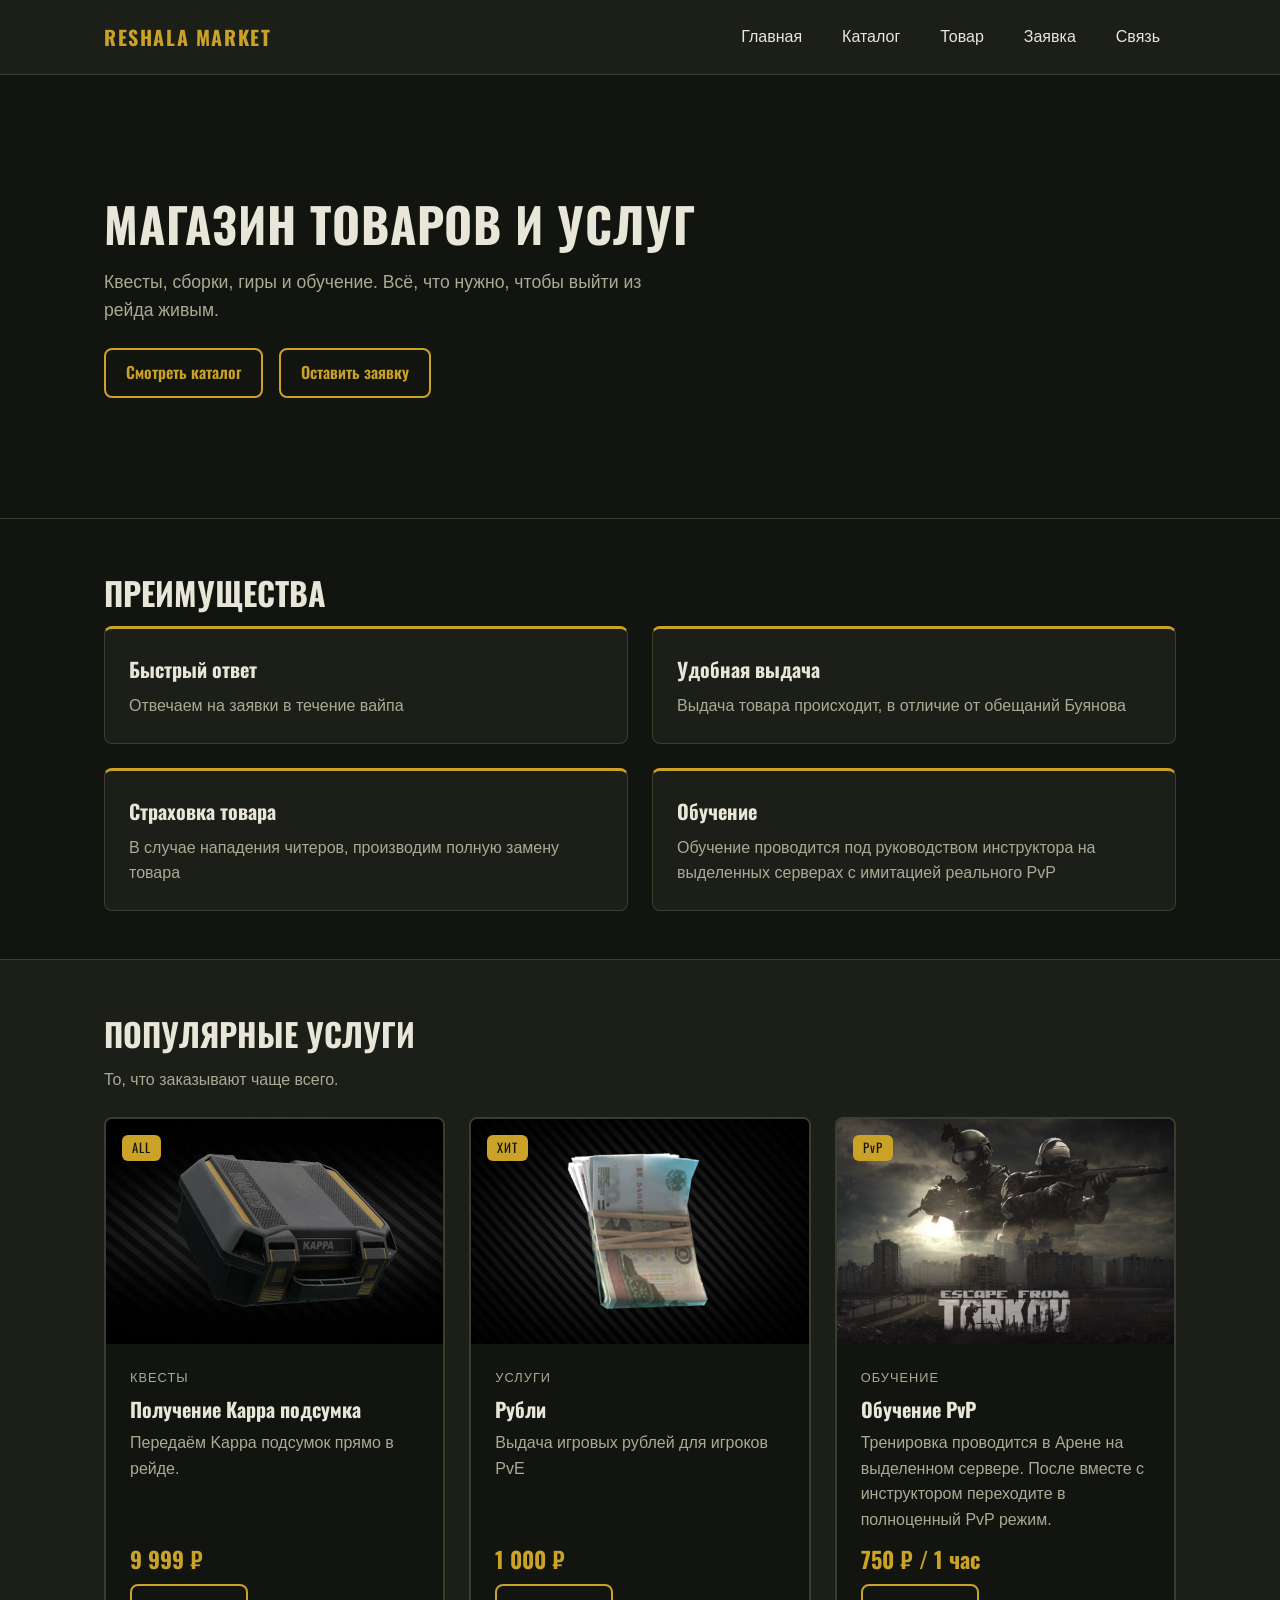
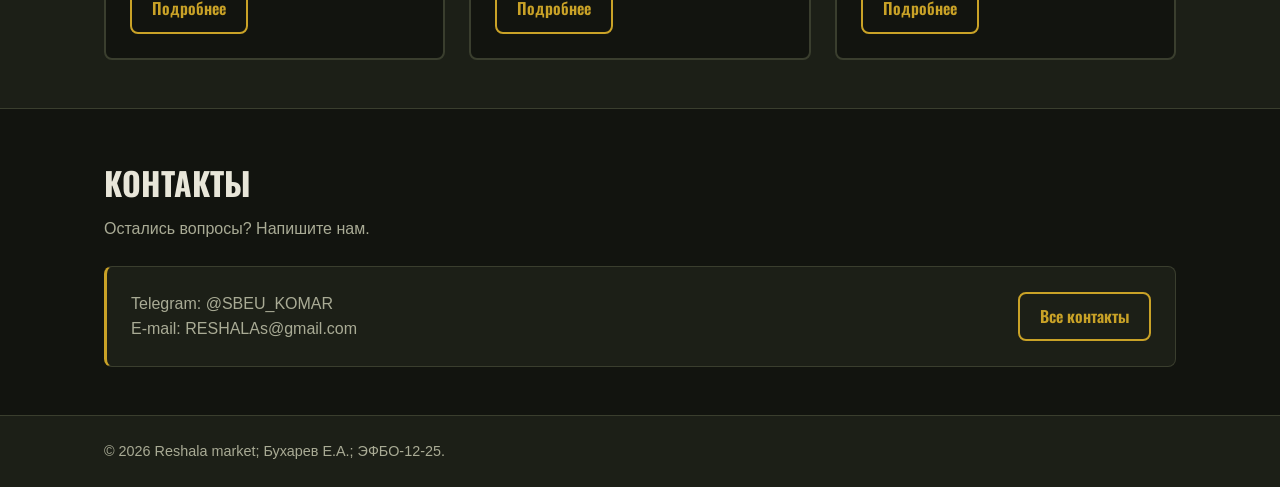
<file: index.html>
<!doctype html>
<html lang="ru">
  <head>
    <meta charset="UTF-8" />
    <meta name="viewport" content="width=device-width, initial-scale=1.0" />
    <title>Reshala market</title>
    <meta
      name="description"
      content="Магазин услуг для игроков Escape from Tarkov"
    />
    <!--показываем где брать стиль css и добавляем шрифты-->
    <link rel="preconnect" href="https://fonts.googleapis.com" />
    <link rel="preconnect" href="https://fonts.gstatic.com" crossorigin />
    <link
      href="https://fonts.googleapis.com/css2?family=Oswald:wght@500;700&display=swap"
      rel="stylesheet"
    />
    <!--подключаем шрифт Oswald размр: 500*700-->
    <link rel="stylesheet" href="css/style.css" />
    <link rel="icon" href="images/favicon.svg" type="image/svg+xml" />
  </head>
  <body>
    <!--создаём шапку сайта-->
    <header class="site-header">
      <div class="site-header__inner">
        <a class="site-header__logo" href="index.html">Reshala market</a>
        <nav class="site-nav" aria-label="Основное меню">
          <!--лист пунктов меню-->
          <ul class="site-nav__list">
            <li class="site-nav__item">
              <a class="site-nav__link" href="index.html">Главная</a>
            </li>
            <li class="site-nav__item">
              <a class="site-nav__link" href="catalog.html">Каталог</a>
            </li>
            <li class="site-nav__item">
              <a class="site-nav__link" href="product.html">Товар</a>
            </li>
            <li class="site-nav__item">
              <a class="site-nav__link" href="order.html">Заявка</a>
            </li>
            <li class="site-nav__item">
              <a class="site-nav__link" href="contacts.html">Связь</a>
            </li>
          </ul>
        </nav>
      </div>
    </header>

    <main>
      <section class="hero">
        <!--autoplay-начинает воспроизведение сразу; loop-повторяет по кругу; playsinline-на телефонах играет прямо на странице,
        а не открывать плеер на весь экран.-->
        <video
          class="hero__video"
          autoplay
          muted
          loop
          playsinline
          aria-hidden="true"
        >
          <source src="video/hero_back.mp4" type="video/mp4" />
        </video>
        <!--содержимое hero -------------------------------------------------------------------- -->
        <div class="page-container hero__content">
          <h1 class="hero__title">Магазин товаров и услуг</h1>
          <p class="hero__text">
            Квесты, сборки, гиры и обучение. Всё, что нужно, чтобы выйти из
            рейда живым.
          </p>
          <div class="hero__actions">
            <a class="button button--secondary" href="catalog.html"
              >Смотреть каталог</a
            >
            <a class="button button--secondary" href="order.html"
              >Оставить заявку</a
            >
          </div>
        </div>
      </section>
      <!--раздел приемуществ -------------------------------------------------------------- -->
      <section class="section" id="advantages">
        <div class="page-container">
          <h2 class="section__title">Преимущества</h2>
          <ul class="advantages">
            <li class="advantage">
              <h3 class="advantage__title">Быстрый ответ</h3>
              <p class="advantage__text">Отвечаем на заявки в течение вайпа</p>
            </li>
            <li class="advantage">
              <h3 class="advantage__title">Удобная выдача</h3>
              <p class="advantage__text">
                Выдача товара происходит, в отличие от обещаний Буянова
              </p>
            </li>
            <li class="advantage">
              <h3 class="advantage__title">Страховка товара</h3>
              <p class="advantage__text">
                В случае нападения читеров, производим полную замену товара
              </p>
            </li>
            <li class="advantage">
              <h3 class="advantage__title">Обучение</h3>
              <p class="advantage__text">
                Обучение проводится под руководством инструктора на выделенных серверах с имитацией реального PvP
              </p>
            </li>
          </ul>
        </div>
      </section>
      <!--раздел популярных услуг ------------------------------------------------------------------------------- -->
      <section class="section section--alt" id="popular">
        <div class="page-container">
          <h2 class="section__title">Популярные услуги</h2>
          <p class="section__lead">То, что заказывают чаще всего.</p>
          <ul class="product-grid">
            <li class="product-grid__item">
              <article class="product-card">
                <span class="product-card__badge">ALL</span>
                <img
                  class="product-card__image"
                  src="images/kappa.jpg"
                  alt="Каппа подсумок"
                  width="640"
                  height="360"
                  loading="lazy"
                />
                <div class="product-card__body">
                  <p class="product-card__category">Квесты</p>
                  <h3 class="product-card__title">Получение Kappa подсумка</h3>
                  <p class="product-card__description">
                    Передаём Kappa подсумок прямо в рейде.
                  </p>
                  <p class="product-card__price">9 999 ₽</p>
                  <a
                    class="button button--secondary product-card__button"
                    href="product.html#kappa"
                    >Подробнее</a
                  >
                </div>
              </article>
            </li>
            <li class="product-grid__item">
              <article class="product-card">
                <span class="product-card__badge">ХИТ</span>
                <img
                  class="product-card__image"
                  src="images/rub.png"
                  alt="Покупка игровых рублей"
                  width="640"
                  height="360"
                  loading="lazy"
                />
                <div class="product-card__body">
                  <p class="product-card__category">Услуги</p>
                  <h3 class="product-card__title">Рубли</h3>
                  <p class="product-card__description">
                    Выдача игровых рублей для игроков PvE
                  </p>
                  <p class="product-card__price">1 000 ₽</p>
                  <a
                    class="button button--secondary product-card__button"
                    href="product.html#rubles"
                    >Подробнее</a
                  >
                </div>
              </article>
            </li>
            <li class="product-grid__item">
              <article class="product-card">
                <span class="product-card__badge">PvP</span>
                <img
                  class="product-card__image"
                  src="images/pvp.jpg"
                  alt="Обучение PvP"
                  width="640"
                  height="360"
                  loading="lazy"
                />
                <div class="product-card__body">
                  <p class="product-card__category">Обучение</p>
                  <h3 class="product-card__title">Обучение PvP</h3>
                  <p class="product-card__description">
                    Тренировка проводится в Арене на выделенном сервере. После вместе с инструктором переходите в полноценный PvP режим.
                  </p>
                  <p class="product-card__price">750 ₽ / 1 час</p>
                  <a
                    class="button button--secondary product-card__button"
                    href="product.html#pvp"
                    >Подробнее</a
                  >
                </div>
              </article>
            </li>
          </ul>
        </div>
      </section>
      <!--блок контактов --------------------------------------------------------------------------------------- -->
      <section class="section" id="contacts">
        <div class="page-container">
          <h2 class="section__title">Контакты</h2>
          <p class="section__lead">Остались вопросы? Напишите нам.</p>
          <aside class="contact-box">
            <div class="contact-box__info">
              <p class="contact-box__text">Telegram: @SBEU_KOMAR</p>
              <p class="contact-box__text">E-mail: RESHALAs@gmail.com</p>
            </div>
            <a class="button button--secondary" href="contacts.html"
              >Все контакты</a
            >
          </aside>
        </div>
      </section>
    </main>

    <footer class="site-footer">
      <!--подвал ------------------------------------------------------------------------------ -->
      <div class="site-footer__inner">
        <p class="site-footer__text">
          © 2026 Reshala market; Бухарев Е.А.; ЭФБО-12-25.
        </p>
      </div>
    </footer>
  </body>
</html>
</file>
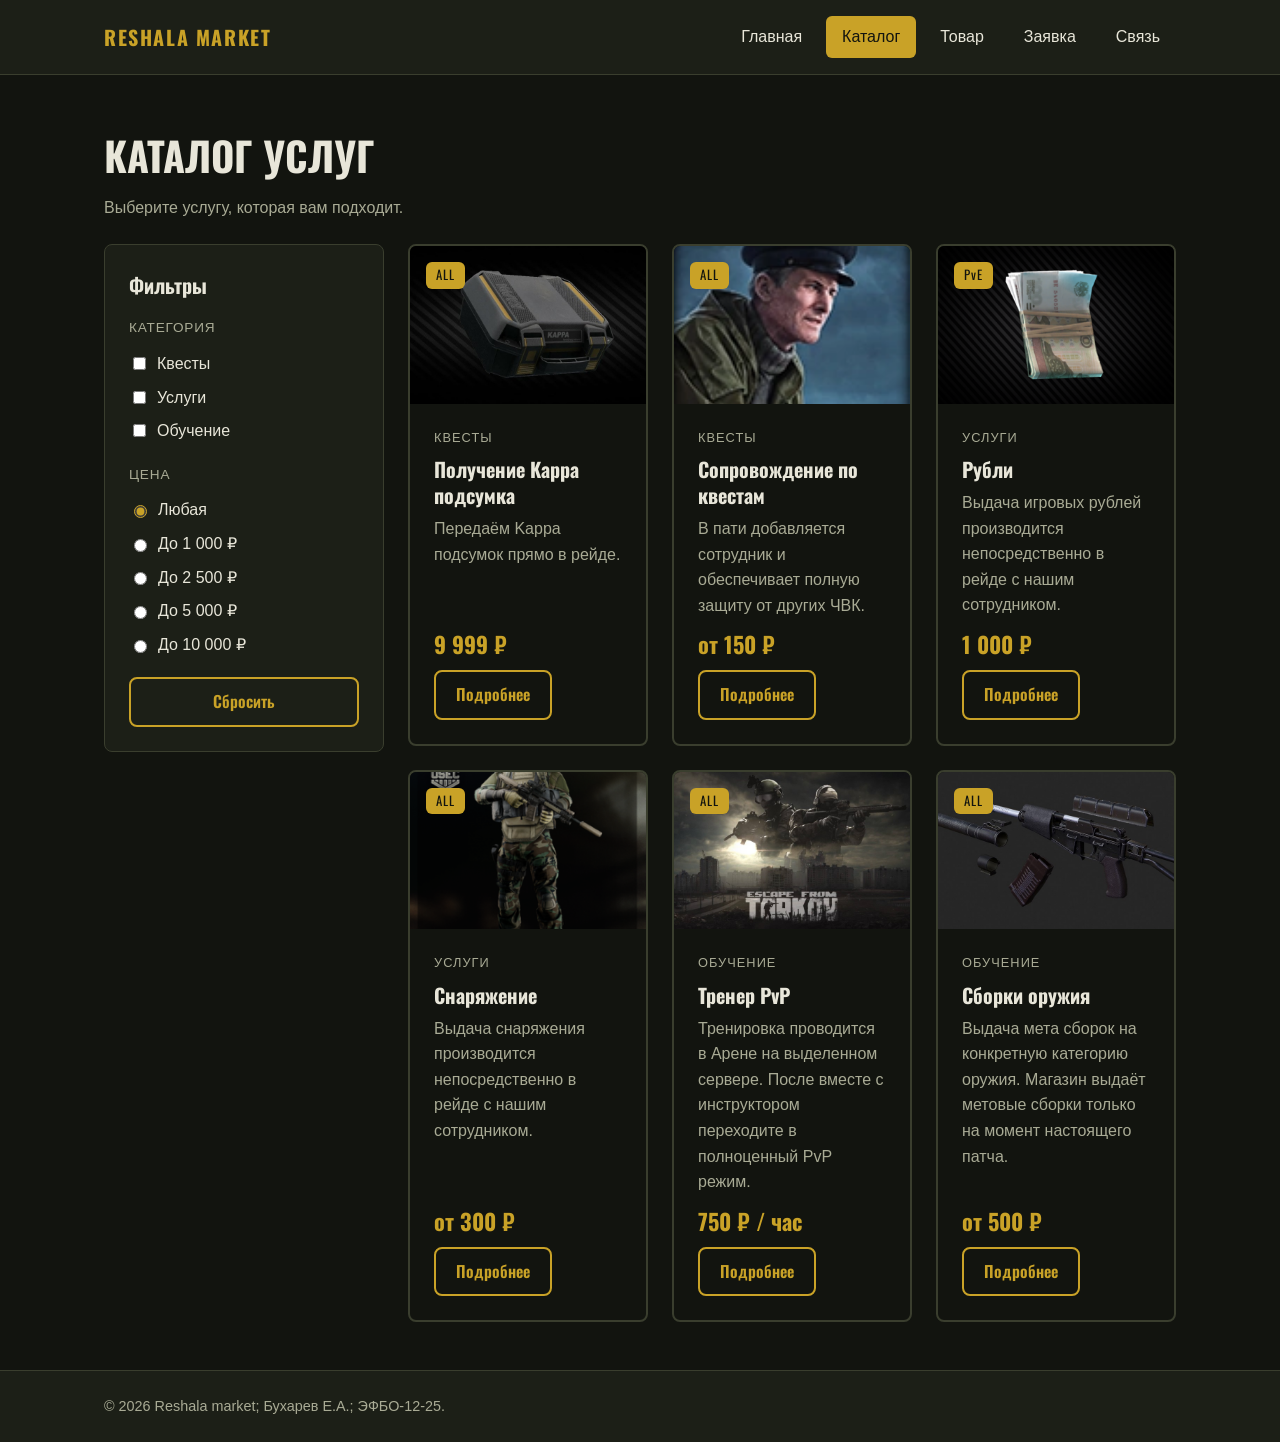
<file: catalog.html>
<!doctype html>
<html lang="ru">
  <head>
    <meta charset="UTF-8" />
    <meta name="viewport" content="width=device-width, initial-scale=1.0" />
    <title>Каталог — Reshala market</title>
    <meta
      name="description"
      content="Каталог услуг для игроков Escape from Tarkov"
    />
    <!--показываем где брать стиль css и добавляем шрифты-->
    <link rel="preconnect" href="https://fonts.googleapis.com" />
    <link rel="preconnect" href="https://fonts.gstatic.com" crossorigin />
    <link
      href="https://fonts.googleapis.com/css2?family=Oswald:wght@500;700&display=swap"
      rel="stylesheet"
    />
    <!--подключаем шрифт Oswald размр: 500*700-->
    <link rel="stylesheet" href="css/style.css" />
    <link rel="icon" href="images/favicon.svg" type="image/svg+xml" />
  </head>
  <body>
    <!--создаём шапку сайта-->
    <header class="site-header">
      <div class="site-header__inner">
        <a class="site-header__logo" href="index.html">Reshala market</a>
        <nav class="site-nav" aria-label="Основное меню">
          <!--лист пунктов меню-->
          <ul class="site-nav__list">
            <li class="site-nav__item">
              <a class="site-nav__link" href="index.html">Главная</a>
            </li>
            <li class="site-nav__item">
              <a class="site-nav__link site-nav__link--active" href="catalog.html" aria-current="page">Каталог</a>
            </li>
            <li class="site-nav__item">
              <a class="site-nav__link" href="product.html">Товар</a>
            </li>
            <li class="site-nav__item">
              <a class="site-nav__link" href="order.html">Заявка</a>
            </li>
            <li class="site-nav__item">
              <a class="site-nav__link" href="contacts.html">Связь</a>
            </li>
          </ul>
        </nav>
      </div>
    </header>

    <main>
      <section class="page-header">
        <div class="page-container">
          <h1 class="page-header__title">Каталог услуг</h1>
          <p class="page-header__lead">
            Выберите услугу, которая вам подходит.
          </p>
        </div>
      </section>
      <!-- фильтры -->
      <div class="page-container">
        <div class="catalog-layout">
          <aside class="catalog-filters" aria-label="Фильтры каталога">
            <h2 class="catalog-filters__title">Фильтры</h2>
            <form action="#" method="get">
              <fieldset class="catalog-filters__group">
                <legend class="catalog-filters__legend">Категория</legend>
                <label class="catalog-filters__option" for="filter-quests">
                  <input
                    class="catalog-filters__input"
                    type="checkbox"
                    id="filter-quests"
                    name="category"
                    value="quests"
                  />
                  Квесты
                </label>
                <label class="catalog-filters__option" for="filter-services">
                  <input
                    class="catalog-filters__input"
                    type="checkbox"
                    id="filter-services"
                    name="category"
                    value="services"
                  />
                  Услуги
                </label>
                <label class="catalog-filters__option" for="filter-study">
                  <input
                    class="catalog-filters__input"
                    type="checkbox"
                    id="filter-study"
                    name="category"
                    value="study"
                  />
                  Обучение
                </label>
              </fieldset>

              <fieldset class="catalog-filters__group">
                <legend class="catalog-filters__legend">Цена</legend>
                <label class="catalog-filters__option" for="price-any">
                  <input
                    class="catalog-filters__input"
                    type="radio"
                    id="price-any"
                    name="price"
                    value="any"
                    checked
                  />
                  Любая
                </label>
                <label class="catalog-filters__option" for="price-low">
                  <input
                    class="catalog-filters__input"
                    type="radio"
                    id="price-low"
                    name="price"
                    value="1000"
                  />
                  До 1 000 ₽
                </label>
                <label class="catalog-filters__option" for="price-med">
                  <input
                    class="catalog-filters__input"
                    type="radio"
                    id="price-med"
                    name="price"
                    value="2500"
                  />
                  До 2 500 ₽
                </label>
                <label class="catalog-filters__option" for="price-highh">
                  <input
                    class="catalog-filters__input"
                    type="radio"
                    id="price-highh"
                    name="price"
                    value="5000"
                  />
                  До 5 000 ₽
                </label>
                <label class="catalog-filters__option" for="price-vhigh">
                  <input
                    class="catalog-filters__input"
                    type="radio"
                    id="price-vhigh"
                    name="price"
                    value="10000"
                  />
                  До 10 000 ₽
                </label>
              </fieldset>

              <div class="catalog-filters__actions">
                <button class="button button--secondary" type="reset">
                  Сбросить
                </button>
              </div>
            </form>
          </aside>

          <div class="catalog-products">
            <ul class="product-grid product-grid--catalog">
              <!-- квесты --------------------------------------------------------------------- -->
              <li
                class="product-grid__item"
                data-category="quests"
                data-price="9999"
              >
                <article class="product-card">
                  <span class="product-card__badge">ALL</span>
                  <img
                    class="product-card__image"
                    src="images/kappa.jpg"
                    alt="Контейнер Kappa"
                    width="640"
                    height="360"
                    loading="lazy"
                  />
                  <div class="product-card__body">
                    <p class="product-card__category">Квесты</p>
                    <h3 class="product-card__title">
                      Получение Kappa подсумка
                    </h3>
                    <p class="product-card__description">
                      Передаём Kappa подсумок прямо в рейде.
                    </p>
                    <p class="product-card__price">9 999 ₽</p>
                    <a
                      class="button button--secondary product-card__button"
                      href="product.html#kappa"
                      >Подробнее</a
                    >
                  </div>
                </article>
              </li>

              <li
                class="product-grid__item"
                data-category="quests"
                data-price="150"
              >
                <article class="product-card">
                  <span class="product-card__badge">ALL</span>
                  <img
                    class="product-card__image"
                    src="images/quest_store.png"
                    alt="Смотритель, проводник по квестам"
                    width="640"
                    height="360"
                    loading="lazy"
                  />
                  <div class="product-card__body">
                    <p class="product-card__category">Квесты</p>
                    <h3 class="product-card__title">Сопровождение по квестам</h3>
                    <p class="product-card__description">
                      В пати добавляется сотрудник и обеспечивает полную защиту
                      от других ЧВК.
                    </p>
                    <p class="product-card__price">от 150 ₽</p>
                    <a
                      class="button button--secondary product-card__button"
                      href="product.html#quests"
                      >Подробнее</a
                    >
                  </div>
                </article>
              </li>
              <!-- услуги ------------------------------------------------------------------------- -->
              <li
                class="product-grid__item"
                data-category="services"
                data-price="1000"
              >
                <article class="product-card">
                  <span class="product-card__badge">PvE</span>
                  <img
                    class="product-card__image"
                    src="images/rub.png"
                    alt="Рублики"
                    width="640"
                    height="360"
                    loading="lazy"
                  />
                  <div class="product-card__body">
                    <p class="product-card__category">Услуги</p>
                    <h3 class="product-card__title">Рубли</h3>
                    <p class="product-card__description">
                      Выдача игровых рублей производится непосредственно в рейде
                      с нашим сотрудником.
                    </p>
                    <p class="product-card__price">1 000 ₽</p>
                    <a
                      class="button button--secondary product-card__button"
                      href="product.html#rubles"
                      >Подробнее</a
                    >
                  </div>
                </article>
              </li>

              <li
                class="product-grid__item"
                data-category="services"
                data-price="300"
              >
                <article class="product-card">
                  <span class="product-card__badge">ALL</span>
                  <img
                    class="product-card__image"
                    src="images/gear.png"
                    alt="Гиры"
                    width="640"
                    height="360"
                    loading="lazy"
                  />
                  <div class="product-card__body">
                    <p class="product-card__category">Услуги</p>
                    <h3 class="product-card__title">Снаряжение</h3>
                    <p class="product-card__description">
                      Выдача снаряжения производится непосредственно в рейде с
                      нашим сотрудником.
                    </p>
                    <p class="product-card__price">от 300 ₽</p>
                    <a
                      class="button button--secondary product-card__button"
                      href="product.html#gear"
                      >Подробнее</a
                    >
                  </div>
                </article>
              </li>
              <!-- обучение ---------------------------------------------------------------------- -->
              <li
                class="product-grid__item"
                data-category="study"
                data-price="750"
              >
                <article class="product-card">
                  <span class="product-card__badge">ALL</span>
                  <img
                    class="product-card__image"
                    src="images/pvp.jpg"
                    alt="PvP"
                    width="640"
                    height="360"
                    loading="lazy"
                  />
                  <div class="product-card__body">
                    <p class="product-card__category">Обучение</p>
                    <h3 class="product-card__title">Тренер PvP</h3>
                    <p class="product-card__description">
                      Тренировка проводится в Арене на выделенном сервере. После вместе с инструктором переходите в полноценный PvP режим.
                    </p>
                    <p class="product-card__price">750 ₽ / час</p>
                    <a
                      class="button button--secondary product-card__button"
                      href="product.html#pvp"
                      >Подробнее</a
                    >
                  </div>
                </article>
              </li>

              <li
                class="product-grid__item"
                data-category="study"
                data-price="500"
              >
                <article class="product-card">
                  <span class="product-card__badge">ALL</span>
                  <img
                    class="product-card__image"
                    src="images/gun.jpeg"
                    alt="сборки"
                    width="640"
                    height="360"
                    loading="lazy"
                  />
                  <div class="product-card__body">
                    <p class="product-card__category">Обучение</p>
                    <h3 class="product-card__title">Сборки оружия</h3>
                    <p class="product-card__description">
                      Выдача мета сборок на конкретную категорию оружия. Магазин
                      выдаёт метовые сборки только на момент настоящего патча.
                    </p>
                    <p class="product-card__price">от 500 ₽</p>
                    <a
                      class="button button--secondary product-card__button"
                      href="product.html#builds"
                      >Подробнее</a
                    >
                  </div>
                </article>
              </li>
            </ul>
          </div>
        </div>
      </div>
    </main>

    <footer class="site-footer">
      <!--подвал-->
      <div class="site-footer__inner">
        <p class="site-footer__text">
          © 2026 Reshala market; Бухарев Е.А.; ЭФБО-12-25.
        </p>
      </div>
    </footer>
    <script src="js/main.js"></script>
  </body>
</html>
</file>
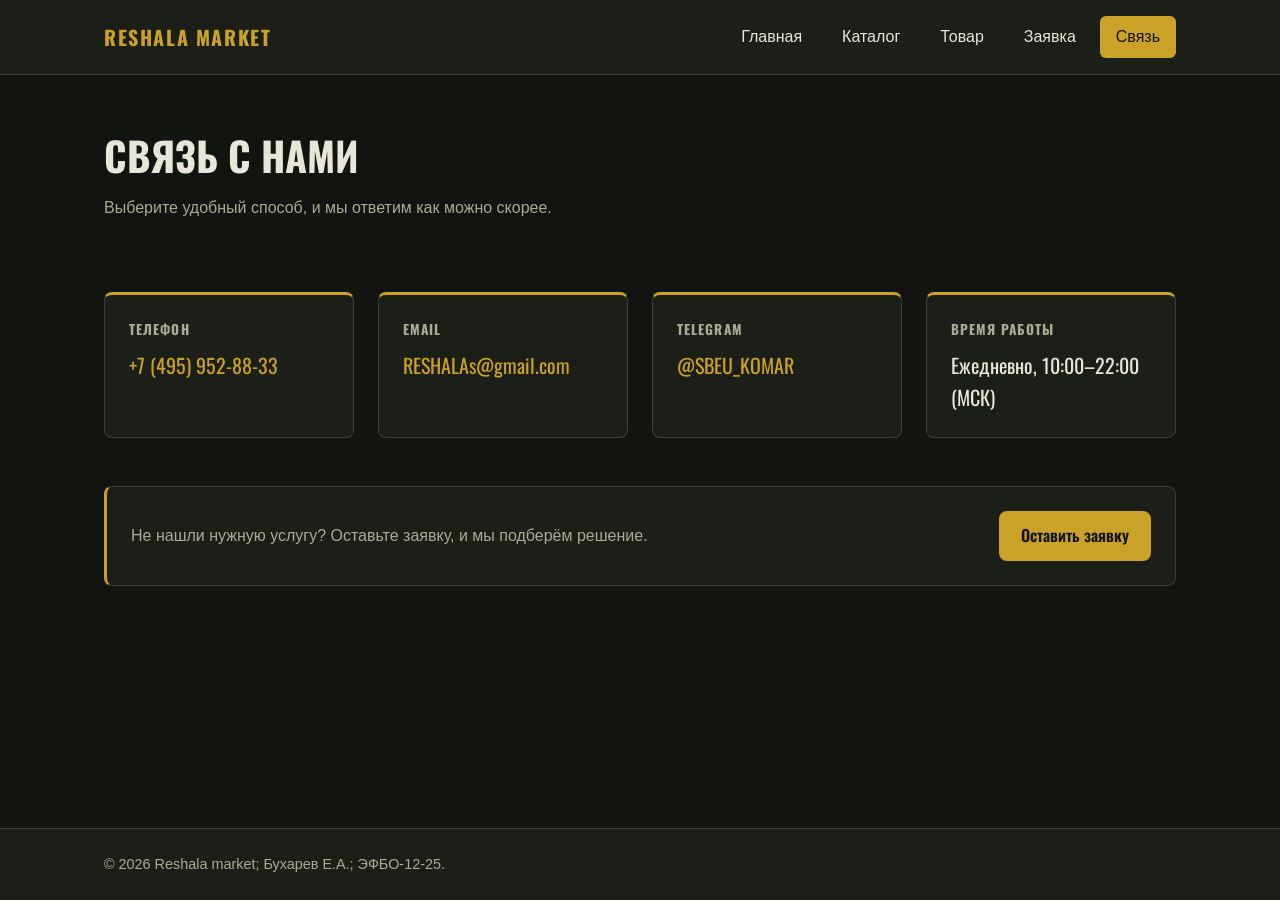
<file: contacts.html>
<!doctype html>
<html lang="ru">
  <head>
    <meta charset="UTF-8" />
    <meta name="viewport" content="width=device-width, initial-scale=1.0" />
    <title>Связь — Reshala market</title>
    <meta
      name="description"
      content="Контакты магазина услуг по Escape from Tarkov"
    />
    <link rel="preconnect" href="https://fonts.googleapis.com" />
    <link rel="preconnect" href="https://fonts.gstatic.com" crossorigin />
    <link
      href="https://fonts.googleapis.com/css2?family=Oswald:wght@500;700&display=swap"
      rel="stylesheet"
    />
    <link rel="stylesheet" href="css/style.css" />
    <link rel="icon" href="images/favicon.svg" type="image/svg+xml" />
  </head>
  <body>
    <header class="site-header">
      <div class="site-header__inner">
        <a class="site-header__logo" href="index.html">Reshala market</a>
        <nav class="site-nav" aria-label="Основное меню">
          <ul class="site-nav__list">
            <li class="site-nav__item">
              <a class="site-nav__link" href="index.html">Главная</a>
            </li>
            <li class="site-nav__item">
              <a class="site-nav__link" href="catalog.html">Каталог</a>
            </li>
            <li class="site-nav__item">
              <a class="site-nav__link" href="product.html">Товар</a>
            </li>
            <li class="site-nav__item">
              <a class="site-nav__link" href="order.html">Заявка</a>
            </li>
            <li class="site-nav__item">
              <a
                class="site-nav__link site-nav__link--active"
                href="contacts.html"
                aria-current="page"
                >Связь</a
              >
            </li>
          </ul>
        </nav>
      </div>
    </header>

    <main>
      <section class="page-header">
        <div class="page-container">
          <h1 class="page-header__title">Связь с нами</h1>
          <p class="page-header__lead">
            Выберите удобный способ, и мы ответим как можно скорее.
          </p>
        </div>
      </section>

      <section class="section">
        <div class="page-container">
          <ul class="contacts-grid">
            <li class="contact-card">
              <h2 class="contact-card__title">Телефон</h2>
              <a class="contact-card__link" href="tel:+74959528833"
                >+7 (495) 952-88-33</a
              >
            </li>

            <li class="contact-card">
              <h2 class="contact-card__title">Email</h2>
              <a class="contact-card__link" href="mailto:RESHALAs@gmail.com"
                >RESHALAs@gmail.com</a
              >
            </li>

            <li class="contact-card">
              <h2 class="contact-card__title">Telegram</h2>
              <a
                class="contact-card__link"
                href="https://t.me/reshala_market"
                target="_blank"
                rel="noopener"
                >@SBEU_KOMAR</a
              >
            </li>

            <li class="contact-card">
              <h2 class="contact-card__title">Время работы</h2>
              <p class="contact-card__text">Ежедневно, 10:00–22:00 (МСК)</p>
            </li>
          </ul>
          <div class="contact-box">
            <p class="contact-box__text">
              Не нашли нужную услугу? Оставьте заявку, и мы подберём решение.
            </p>
            <a class="button button--primary" href="order.html"
              >Оставить заявку</a
            >
          </div>
        </div>
      </section>
    </main>

    <footer class="site-footer">
      <div class="site-footer__inner">
        <p class="site-footer__text">
          © 2026 Reshala market; Бухарев Е.А.; ЭФБО-12-25.
        </p>
      </div>
    </footer>
  </body>
</html>
</file>
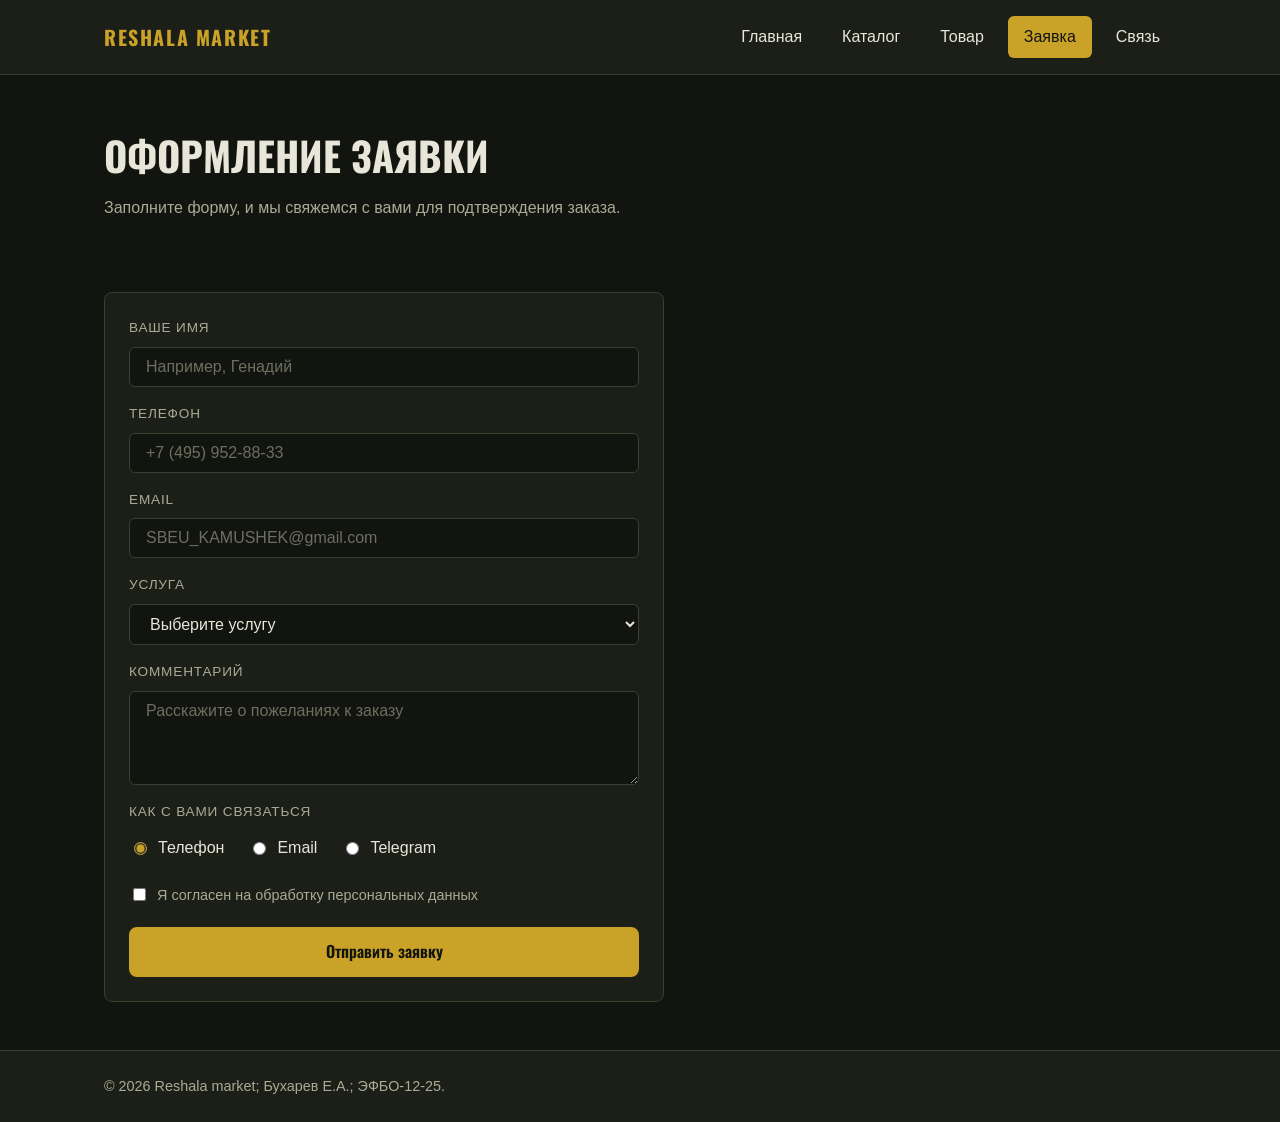
<file: order.html>
<!doctype html>
<html lang="ru">
  <head>
    <meta charset="UTF-8" />
    <meta name="viewport" content="width=device-width, initial-scale=1.0" />
    <title>Заявка — Reshala market</title>
    <meta
      name="description"
      content="Оформление заявки на услуги по Escape from Tarkov"
    />
    <link rel="preconnect" href="https://fonts.googleapis.com" />
    <link rel="preconnect" href="https://fonts.gstatic.com" crossorigin />
    <link
      href="https://fonts.googleapis.com/css2?family=Oswald:wght@500;700&display=swap"
      rel="stylesheet"
    />
    <link rel="stylesheet" href="css/style.css" />
    <link rel="icon" href="images/favicon.svg" type="image/svg+xml" />
  </head>
  <body>
    <header class="site-header">
      <div class="site-header__inner">
        <a class="site-header__logo" href="index.html">Reshala market</a>
        <nav class="site-nav" aria-label="Основное меню">
          <ul class="site-nav__list">
            <li class="site-nav__item">
              <a class="site-nav__link" href="index.html">Главная</a>
            </li>
            <li class="site-nav__item">
              <a class="site-nav__link" href="catalog.html">Каталог</a>
            </li>
            <li class="site-nav__item">
              <a class="site-nav__link" href="product.html">Товар</a>
            </li>
            <li class="site-nav__item">
              <a
                class="site-nav__link site-nav__link--active"
                href="order.html"
                aria-current="page"
                >Заявка</a
              >
            </li>
            <li class="site-nav__item">
              <a class="site-nav__link" href="contacts.html">Связь</a>
            </li>
          </ul>
        </nav>
      </div>
    </header>

    <main>
      <section class="page-header">
        <div class="page-container">
          <h1 class="page-header__title">Оформление заявки</h1>
          <p class="page-header__lead">
            Заполните форму, и мы свяжемся с вами для подтверждения заказа.
          </p>
        </div>
      </section>

      <section class="section">
        <div class="page-container">
          <form class="order-form" action="#success" method="get">
            <div class="order-form__field">
              <label class="order-form__label" for="name">Ваше имя</label>
              <input
                class="order-form__input"
                type="text"
                id="name"
                name="name"
                placeholder="Например, Генадий"
                required
                minlength="2"
                maxlength="40"
              />
            </div>

            <div class="order-form__field">
              <label class="order-form__label" for="phone">Телефон</label>
              <input
                class="order-form__input"
                type="tel"
                id="phone"
                name="phone"
                placeholder="+7 (495) 952-88-33"
                required
                pattern="\+?[0-9\s\(\)\-]{10,18}"
                title="Телефон в формате +7 (495) 952-88-33: от 10 цифр, можно использовать пробелы, скобки и дефисы"
              />
            </div>

            <div class="order-form__field">
              <label class="order-form__label" for="email">Email</label>
              <input
                class="order-form__input"
                type="email"
                id="email"
                name="email"
                placeholder="SBEU_KAMUSHEK@gmail.com"
                required
              />
            </div>

            <div class="order-form__field">
              <label class="order-form__label" for="service">Услуга</label>
              <select
                class="order-form__input"
                id="service"
                name="service"
                required
              >
                <option value="" disabled selected>Выберите услугу</option>
                <option value="rubles">Покупка игровых рублей</option>
                <option value="kappa">Получение Kappa</option>
                <option value="quests">Сопровождение по квестам</option>
                <option value="builds">Сборки оружия</option>
                <option value="pvp">Тренер PvP</option>
                <option value="gear">Снаряжение</option>
              </select>
            </div>

            <div class="order-form__field">
              <label class="order-form__label" for="comment">Комментарий</label>
              <textarea
                class="order-form__input"
                id="comment"
                name="comment"
                rows="4"
                placeholder="Расскажите о пожеланиях к заказу"
              ></textarea>
            </div>

            <fieldset class="order-form__group">
              <legend class="order-form__legend">Как с вами связаться</legend>
              <div class="order-form__options">
                <label class="order-form__option">
                  <input
                    class="order-form__radio"
                    type="radio"
                    name="contact"
                    value="phone"
                    checked
                  />
                  Телефон
                </label>

                <label class="order-form__option">
                  <input
                    class="order-form__radio"
                    type="radio"
                    name="contact"
                    value="email"
                  />
                  Email
                </label>

                <label class="order-form__option">
                  <input
                    class="order-form__radio"
                    type="radio"
                    name="contact"
                    value="telegram"
                  />
                  Telegram
                </label>
              </div>
            </fieldset>

            <label class="order-form__option order-form__consent">
              <input
                class="order-form__checkbox"
                type="checkbox"
                name="agree"
                required
              />
              Я согласен на обработку персональных данных
            </label>

            <button class="button button--primary" type="submit">
              Отправить заявку
            </button>
          </form>
        </div>
      </section>
      <div
        class="modal"
        id="success"
        role="dialog"
        aria-modal="true"
        aria-labelledby="success-title"
      >
        <div class="modal__box">
          <h2 class="modal__title" id="success-title">Заявка отправлена</h2>
          <p class="modal__text">
            Спасибо! Мы свяжемся с вами выбранным способом в ближайшее время.
          </p>
          <a class="button button--primary" href="order.html">Закрыть</a>
        </div>
      </div>
    </main>

    <footer class="site-footer">
      <div class="site-footer__inner">
        <p class="site-footer__text">
          © 2026 Reshala market; Бухарев Е.А.; ЭФБО-12-25.
        </p>
      </div>
    </footer>
  </body>
</html>
</file>
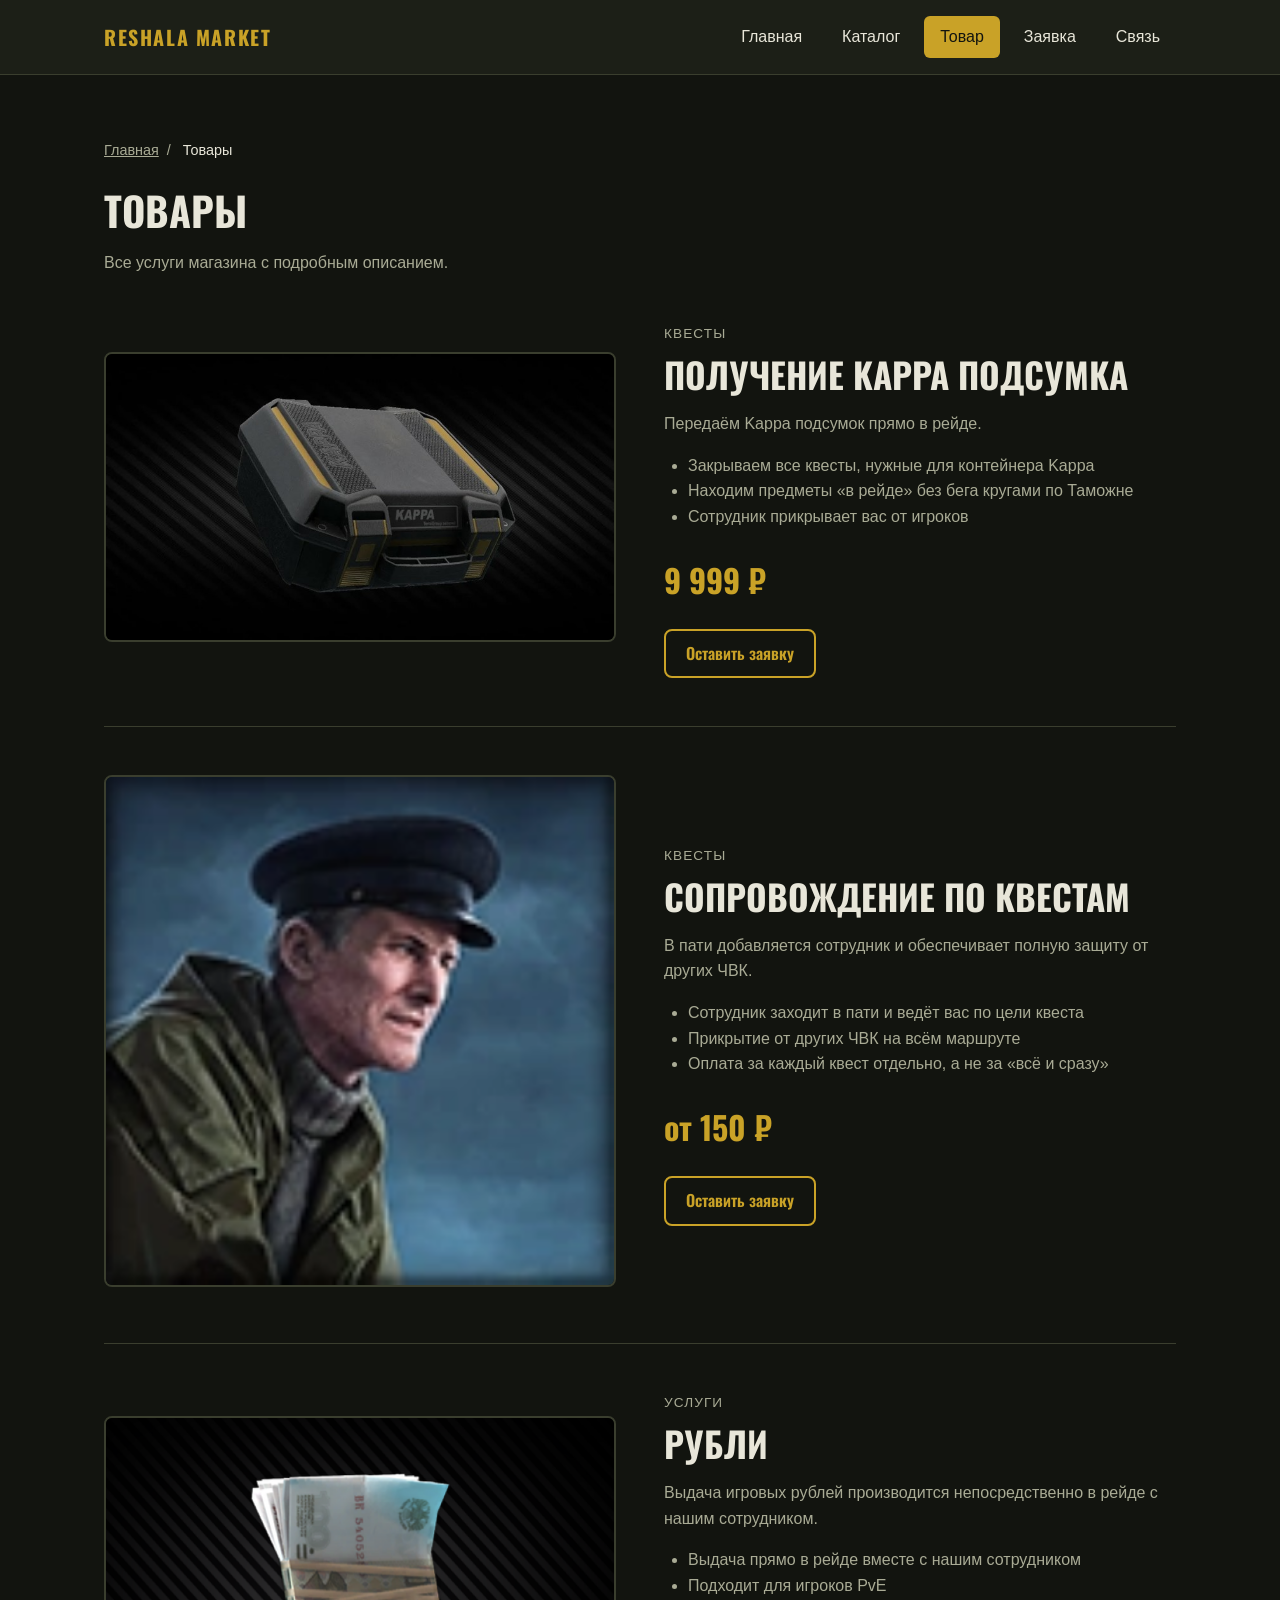
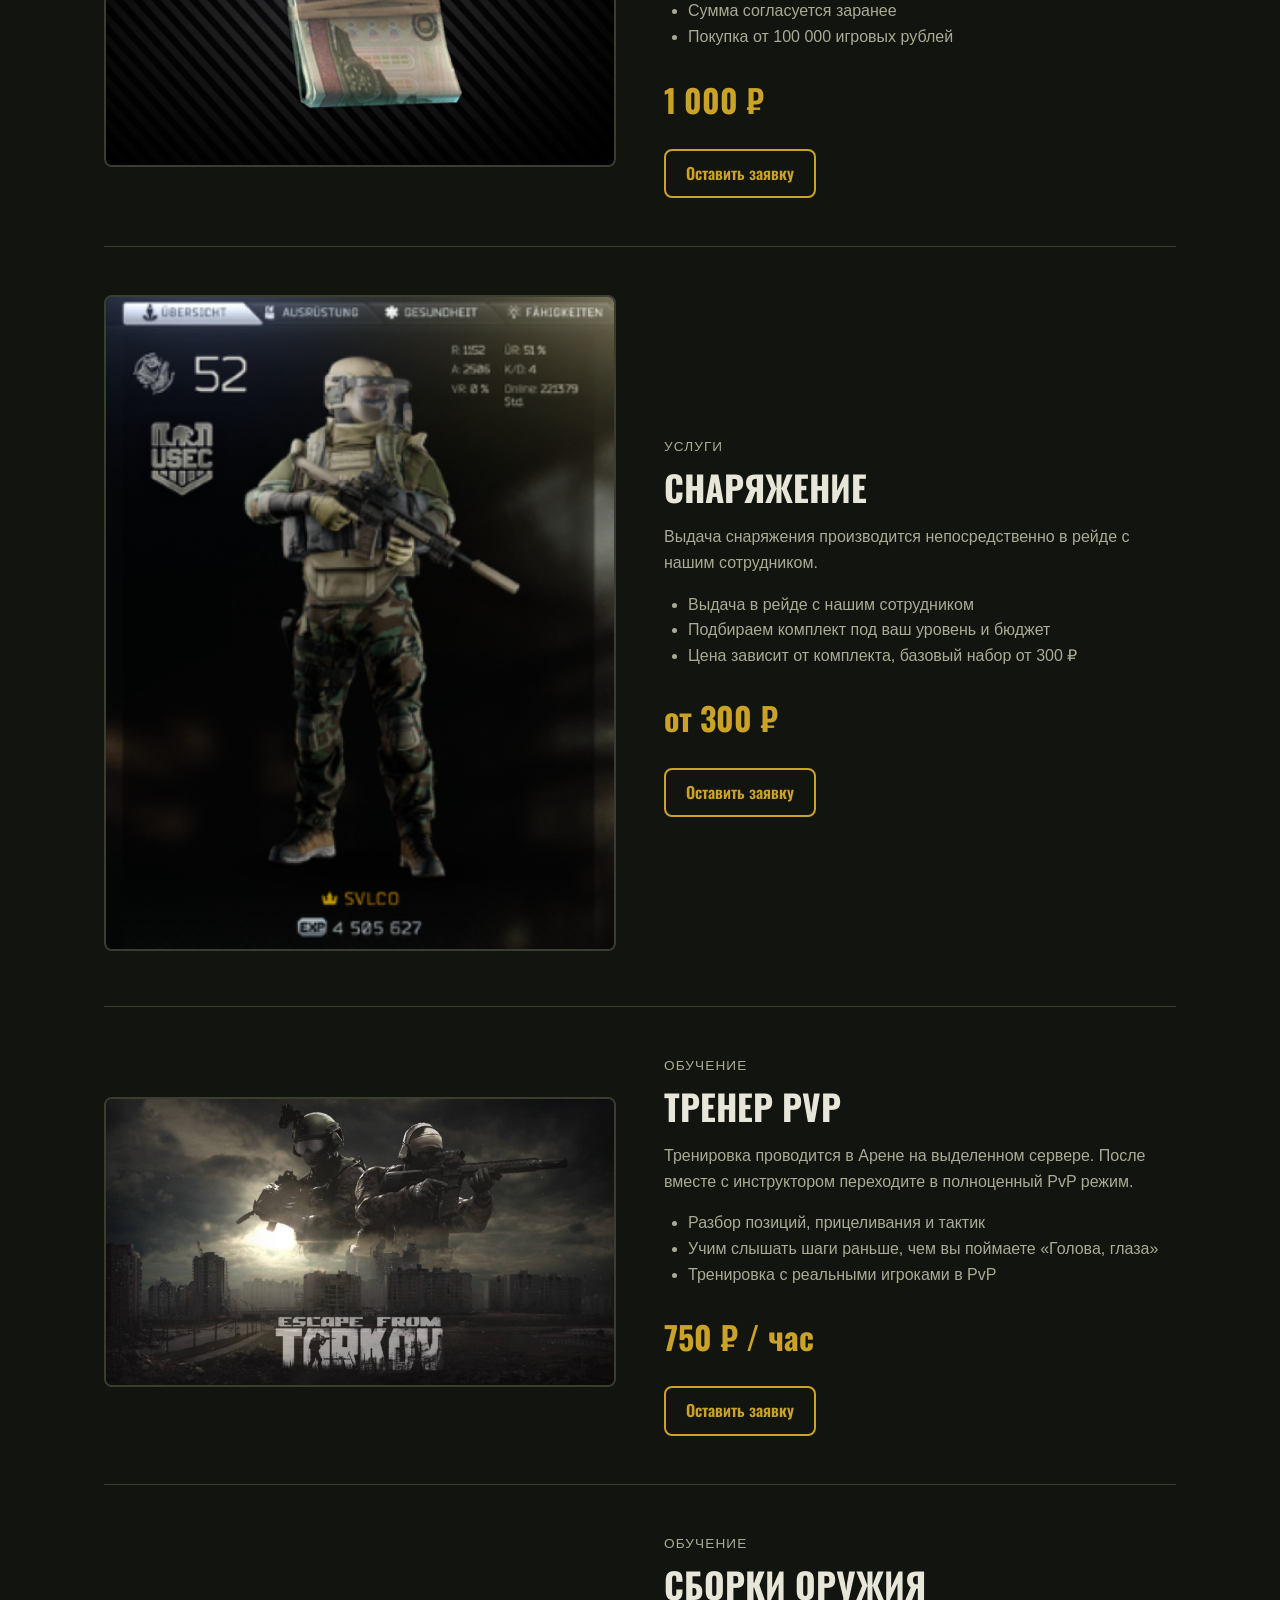
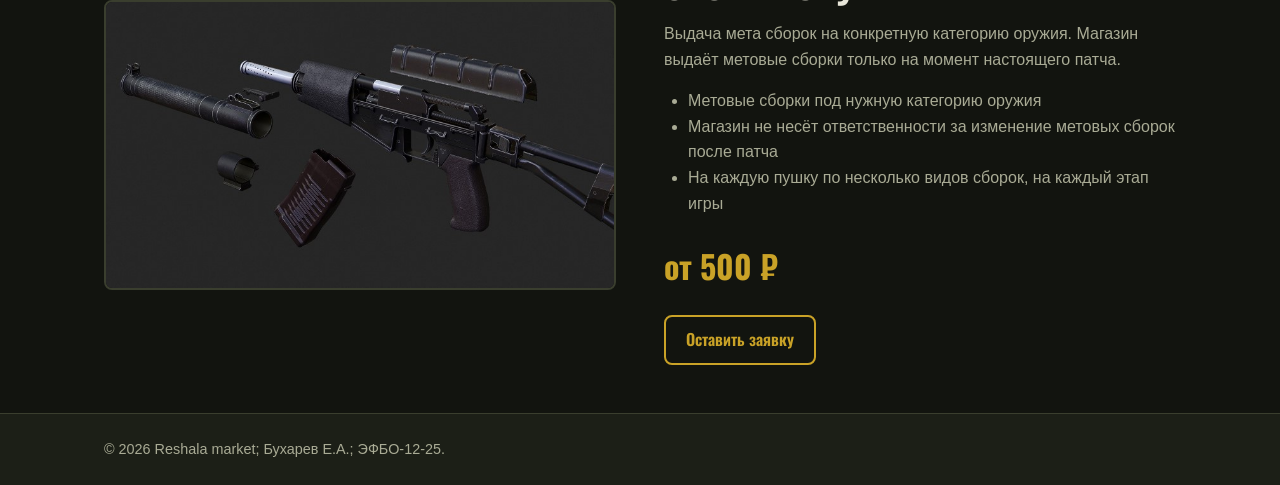
<file: product.html>
<!doctype html>
<html lang="ru">
  <head>
    <meta charset="UTF-8" />
    <meta name="viewport" content="width=device-width, initial-scale=1.0" />
    <title>Товар — Reshala market</title>
    <meta name="description" content="Описание каждого товара" />
    <!--показываем где брать стиль css и добавляем шрифты-->
    <link rel="preconnect" href="https://fonts.googleapis.com" />
    <link rel="preconnect" href="https://fonts.gstatic.com" crossorigin />
    <link
      href="https://fonts.googleapis.com/css2?family=Oswald:wght@500;700&display=swap"
      rel="stylesheet"
    />
    <!--подключаем шрифт Oswald размр: 500*700-->
    <link rel="stylesheet" href="css/style.css" />
    <link rel="icon" href="images/favicon.svg" type="image/svg+xml" />
  </head>
  <body>
    <!--создаём шапку сайта-->
    <header class="site-header">
      <div class="site-header__inner">
        <a class="site-header__logo" href="index.html">Reshala market</a>
        <nav class="site-nav" aria-label="Основное меню">
          <!--лист пунктов меню-->
          <ul class="site-nav__list">
            <li class="site-nav__item">
              <a class="site-nav__link" href="index.html">Главная</a>
            </li>
            <li class="site-nav__item">
              <a class="site-nav__link" href="catalog.html">Каталог</a>
            </li>
            <li class="site-nav__item">
              <a class="site-nav__link site-nav__link--active" href="product.html" aria-current="page">Товар</a>
            </li>
            <li class="site-nav__item">
              <a class="site-nav__link" href="order.html">Заявка</a>
            </li>
            <li class="site-nav__item">
              <a class="site-nav__link" href="contacts.html">Связь</a>
            </li>
          </ul>
        </nav>
      </div>
    </header>

    <main>
      <!-- оформление страницы -->
      <section class="page-header">
        <div class="page-container">
          <nav class="breadcrumbs" aria-label="Хлебные крошки">
            <ol class="breadcrumbs__list">
              <li class="breadcrumbs__item">
                <a class="breadcrumbs__link" href="index.html">Главная</a>
              </li>
              <li class="breadcrumbs__item">
                <span class="breadcrumbs__current" aria-current="page"
                  >Товары</span
                >
              </li>
            </ol>
          </nav>
          <h1 class="page-header__title">Товары</h1>
          <p class="page-header__lead">
            Все услуги магазина с подробным описанием.
          </p>
        </div>
      </section>
<!-- карточки -->
      <div class="page-container">
        <article class="product-page" id="kappa">
          <div class="product-page__media">
            <img
              class="product-page__image"
              src="images/kappa.jpg"
              alt="Контейнер Kappa"
              width="640"
              height="360"
            />
          </div>
          <div class="product-page__info">
            <p class="product-page__category">Квесты</p>
            <h2 class="product-page__title">Получение Kappa подсумка</h2>
            <p class="product-page__description">Передаём Kappa подсумок прямо в рейде.</p>
            <ul class="product-page__features">
              <li>Закрываем все квесты, нужные для контейнера Kappa</li>
              <li>Находим предметы «в рейде» без бега кругами по Таможне</li>
              <li>Сотрудник прикрывает вас от игроков</li>
            </ul>
            <p class="product-page__price">9 999 ₽</p>
            <div class="product-page__actions">
              <a class="button button--secondary" href="order.html"
                >Оставить заявку</a>
            </div>
          </div>
        </article>

        <article class="product-page" id="quests">
          <div class="product-page__media">
            <img
              class="product-page__image"
              src="images/quest_store.png"
              alt="Проводка по квестам"
              width="640"
              height="360"
            />
          </div>
          <div class="product-page__info">
            <p class="product-page__category">Квесты</p>
            <h2 class="product-page__title">Сопровождение по квестам</h2>
            <p class="product-page__description">
              В пати добавляется сотрудник и обеспечивает полную защиту от других ЧВК.
            </p>
            <ul class="product-page__features">
              <li>Сотрудник заходит в пати и ведёт вас по цели квеста</li>
              <li>Прикрытие от других ЧВК на всём маршруте</li>
              <li>Оплата за каждый квест отдельно, а не за «всё и сразу»</li>
            </ul>
            <p class="product-page__price">от 150 ₽</p>
            <div class="product-page__actions">
              <a class="button button--secondary" href="order.html"
                >Оставить заявку</a>
            </div>
          </div>
        </article>

        <article class="product-page" id="rubles">
          <div class="product-page__media">
            <img
              class="product-page__image"
              src="images/rub.png"
              alt="Игровые рубли"
              width="640"
              height="360"
            />
          </div>
          <div class="product-page__info">
            <p class="product-page__category">Услуги</p>
            <h2 class="product-page__title">Рубли</h2>
            <p class="product-page__description">
              Выдача игровых рублей производится непосредственно в рейде с нашим сотрудником.
            </p>
            <ul class="product-page__features">
              <li>Выдача прямо в рейде вместе с нашим сотрудником</li>
              <li>Подходит для игроков PvE</li>
              <li>Сумма согласуется заранее</li>
              <li>Покупка от 100 000 игровых рублей</li>
            </ul>
            <p class="product-page__price">1 000 ₽</p>
            <div class="product-page__actions">
              <a class="button button--secondary" href="order.html"
                >Оставить заявку</a>
            </div>
          </div>
        </article>

        <article class="product-page" id="gear">
          <div class="product-page__media">
            <img
              class="product-page__image"
              src="images/gear.png"
              alt="Гиры"
              width="640"
              height="360"
            />
          </div>
          <div class="product-page__info">
            <p class="product-page__category">Услуги</p>
            <h2 class="product-page__title">Снаряжение</h2>
            <p class="product-page__description">
              Выдача снаряжения производится непосредственно в рейде с нашим сотрудником.
            </p>
            <ul class="product-page__features">
              <li>Выдача в рейде с нашим сотрудником</li>
              <li>Подбираем комплект под ваш уровень и бюджет</li>
              <li>Цена зависит от комплекта, базовый набор от 300 ₽</li>
            </ul>
            <p class="product-page__price">от 300 ₽</p>
            <div class="product-page__actions">
              <a class="button button--secondary" href="order.html"
                >Оставить заявку</a>
            </div>
          </div>
        </article>

        <article class="product-page" id="pvp">
          <div class="product-page__media">
            <img
              class="product-page__image"
              src="images/pvp.jpg"
              alt="Тренировка PvP"
              width="640"
              height="360"
            />
          </div>
          <div class="product-page__info">
            <p class="product-page__category">Обучение</p>
            <h2 class="product-page__title">Тренер PvP</h2>
            <p class="product-page__description">
              Тренировка проводится в Арене на выделенном сервере. После вместе с инструктором переходите в полноценный PvP режим.
            </p>
            <ul class="product-page__features">
              <li>Разбор позиций, прицеливания и тактик</li>
              <li>Учим слышать шаги раньше, чем вы поймаете «Голова, глаза»</li>
              <li>Тренировка с реальными игроками в PvP</li>
            </ul>
            <p class="product-page__price">750 ₽ / час</p>
            <div class="product-page__actions">
              <a class="button button--secondary" href="order.html"
                >Оставить заявку</a>
            </div>
          </div>
        </article>

        <article class="product-page" id="builds">
          <div class="product-page__media">
            <img
              class="product-page__image"
              src="images/gun.jpeg"
              alt="Сборки оружия"
              width="640"
              height="360"
            />
          </div>
          <div class="product-page__info">
            <p class="product-page__category">Обучение</p>
            <h2 class="product-page__title">Сборки оружия</h2>
            <p class="product-page__description">
              Выдача мета сборок на конкретную категорию оружия. Магазин выдаёт метовые сборки только на момент настоящего патча.
            </p>
            <ul class="product-page__features">
              <li>Метовые сборки под нужную категорию оружия</li>
              <li>Магазин не несёт ответственности за изменение метовых сборок после патча</li>
              <li>На каждую пушку по несколько видов сборок, на каждый этап игры</li>
            </ul>
            <p class="product-page__price">от 500 ₽</p>
            <div class="product-page__actions">
              <a class="button button--secondary" href="order.html"
                >Оставить заявку</a>
            </div>
          </div>
        </article>
      </div>  
    </main>

    <footer class="site-footer">
      <!--подвал-->
      <div class="site-footer__inner">
        <p class="site-footer__text">
          © 2026 Reshala market; Бухарев Е.А.; ЭФБО-12-25.
        </p>
      </div>
    </footer>
  </body>
</html>
</file>
<file: css/style.css>
:root {
  --color-bg: #12140f;
  --color-surface: #1c1f17;
  --color-text: #e8e6d9;
  --color-primary: #c9a227;
  --color-primary-dark: #a88519;
  --color-on-primary: #12140f;
  --color-border: #3a3e2e;
  --color-muted: #a9ab95;
  --color-danger: #c0392b;
  --space-sm: 8px;
  --space-md: 16px;
  --space-lg: 24px;
  --space-xl: 48px;
  --radius-sm: 6px;
  --radius-md: 8px;
  --font-heading: "Oswald", "Arial Narrow", sans-serif;
}

*,
*::before,
*::after {
  box-sizing: border-box;
}
/*растягиваем пространство меж шапкой и подвалом*/
main {
  flex: 1;
}

body {
  display: flex;
  flex-direction: column; /*выстовляем flex-ы в колонку*/
  min-height: 100vh;
  margin: 0;
  font-family: Arial, sans-serif;
  line-height: 1.6;
  background-color: var(--color-bg);
  color: var(--color-text);
}

a {
  color: var(--color-primary);
}
/* видимый контур у любой ссылки при выборе клавишей Tab */
a:focus-visible {
  outline: 2px solid var(--color-primary);
  outline-offset: 3px;
}
/* шрифт для заголовков, кнопок */
h1,
h2,
h3,
.site-header__logo,
.button {
  font-family: var(--font-heading);
}
/*шапка*/
.site-header {
  background-color: var(--color-surface);
  border-bottom: 1px solid var(--color-border); /*разделительная линия меж шапкой и основной стр*/
}

.site-header__inner {
  display: flex;
  flex-wrap: wrap;
  align-items: center;
  justify-content: space-between; /*раскидываем по краям(лого слева, меню справа)*/
  gap: var(--space-lg);
  max-width: 1120px;
  margin: 0 auto;
  padding: var(--space-md) var(--space-lg);
}
/*создаём лого*/
.site-header__logo {
  font-size: 1.25rem;
  font-weight: 800;
  text-transform: uppercase; /*все буквы заглавные*/
  letter-spacing: 0.08em;
  text-decoration: none; /*убираем подчёркивание у ссылки*/
}
/*разделы*/
.site-nav__list {
  display: flex; /*пункты меню в одну строчку*/
  flex-wrap: wrap;
  gap: var(--space-sm);
  margin: 0;
  padding: 0;
  list-style: none; /*убираем маркеры списка*/
}
/*ссылки разделов*/
.site-nav__link {
  display: block; /*превращаем ссылку в блок: отступы со всех сторон + область нажатия больше*/
  padding: var(--space-sm) var(--space-md);
  border-radius: var(--radius-sm); /*скруглённый радиус блока*/
  color: var(--color-text);
  text-decoration: none;
}
/*hover - состояние, когда курсор над элементом*/
.site-nav__link:hover {
  background-color: var(--color-primary);
  color: var(--color-on-primary);
}
/*оформление подвала*/
.site-footer {
  background-color: var(--color-surface);
  border-top: 1px solid var(--color-border); /*полоска меж main и подвалом*/
}
/*выравнивание подвала и оформление*/
.site-footer__inner {
  max-width: 1120px;
  margin: 0 auto;
  padding: var(--space-lg); /*даём пространство*/
  display: flex; /* текст и меню в одну строку */
  flex-wrap: wrap;
  align-items: center;
  justify-content: space-between;
}
/*шаманим над текстом в подвале */
.site-footer__text {
  margin: 0;
  color: var(--color-muted);
  font-size: 0.9rem; /*размер текста*/
}
/* список ссылок в подвале */
.site-footer__list {
  display: flex;
  flex-wrap: wrap;
  gap: var(--space-md);
  margin: 0;
  padding: 0;
  list-style: none;
}

.site-footer__link {
  color: var(--color-muted);
  text-decoration: none;
}

.site-footer__link:hover {
  color: var(--color-primary);
  text-decoration: underline;
}
/* плавная прокрутка к якорям */
html {
  scroll-behavior: smooth;
}
/* общий контейнер */
.page-container {
  max-width: 1120px;
  margin: 0 auto;
  padding: 0 var(--space-lg);
}

.hero__title {
  max-width: 680px;
  margin: 0 0 var(--space-md);
  font-size: 3rem;
  font-weight: 700;
  line-height: 1.2;
  text-transform: uppercase; /* все буквы заглавные */
  letter-spacing: 0.02em;
}

.hero__text {
  max-width: 560px;
  margin: 0 0 var(--space-lg);
  color: var(--color-muted);
  font-size: 1.1rem;
}
/* flexbox */
.hero__actions {
  display: flex;
  flex-wrap: wrap; /* кнопки переносятся, если не хватает места */
  gap: var(--space-md);
}
/* кнопки */
.button {
  display: inline-block;
  padding: 10px 20px;
  border: 2px solid var(--color-primary);
  border-radius: var(--radius-md);
  font-size: 1rem;
  line-height: 1.6;
  font-weight: 600;
  transition:
    background-color 0.4s ease,
    color 0.2s ease;
  text-decoration: none;
  cursor: pointer;
}
/* кнопка без заливки */
.button--secondary {
  background-color: transparent;
  color: var(--color-primary);
}

.button--secondary:hover {
  background-color: var(--color-primary);
  color: var(--color-on-primary);
}
/* видимый фокус при навигации клавишей Tab */
.button:focus-visible {
  outline: 2px solid var(--color-text);
  outline-offset: 3px;
}
.hero {
  position: relative; /*делает блок основным местом отч=счёта для элементов с absolute*/
  overflow: hidden; /*обрезка всего, что не входит в блок*/
  padding: 120px 0; /*размер блока*/
  background-color: var(--color-bg); /*на всякий, если видео не загрузит*/
  border-bottom: 1px solid var(--color-border);
}
/* выравнивание и рястягиваем видео */
.hero__video {
  position: absolute;
  top: 0;
  left: 0;
  z-index: 0;
  width: 100%;
  height: 100%;
  object-fit: cover; /*обрезка лишнего и заполняет всю область*/
}
/*создаём виртуальный блок для затемнения видео*/
.hero::before {
  content: "";
  position: absolute;
  inset: 0;
  z-index: 1;
  background: linear-gradient(
    90deg,
    rgba(18, 20, 15, 0.92) 0%,
    /*затемнение видео*/ rgba(18, 20, 15, 0.6) 60%,
    rgba(18, 20, 15, 0.3) 100%
  );
}
/* слой главного текста hero */
.hero__content {
  position: relative;
  z-index: 2;
}
/* обычный раздел страницы */
.section {
  padding: var(--space-xl) 0;
}

.section__title {
  margin: 0 0 var(--space-sm);
  font-size: 2rem;
  text-transform: uppercase; /*капс*/
}

.section__lead {
  margin: 0 0 var(--space-lg);
  color: var(--color-muted);
}
/* сетка карточек преимуществ */
.advantages {
  display: grid;
  grid-template-columns: repeat(auto-fit, minmax(350px, 1fr));
  gap: var(--space-lg);
  margin: 0;
  padding: 0;
  list-style: none;
}
/* блок карточки преимущества */
.advantage {
  padding: var(--space-lg);
  border: 1px solid var(--color-border); /* тонкая рамка */
  border-top: 3px solid var(--color-primary);
  border-radius: var(--radius-md); /* скругление углов */
  background-color: var(--color-surface);
}
/*отступы внутри блока*/
.advantage__title {
  margin: 0 0 var(--space-sm);
  font-size: 1.25rem;
}
/*убираем отступы текста*/
.advantage__text {
  margin: 0;
  color: var(--color-muted);
}
/* вариант раздела с другим фоном */
.section--alt {
  background-color: var(--color-surface);
  border-block: 1px solid var(--color-border);
}
/* сетка карточек услуг */
.product-grid {
  display: grid;
  grid-template-columns: repeat(auto-fill, minmax(280px, 1fr));
  gap: var(--space-lg);
  margin: 0;
  padding: 0;
  list-style: none;
}
/* сетка карточек в каталоге */
.product-grid--catalog {
  grid-template-columns: repeat(auto-fill, minmax(220px, 1fr));
}
/* пункт списка тянется на всю высоту ячейки сетки */
.product-grid__item {
  display: flex;
}
/* карточка услуги */
.product-card {
  position: relative; /* точка отсчёта для бейджа */
  display: flex;
  flex-direction: column; /* картинка сверху, текст под ней */
  width: 100%;
  overflow: hidden; /* углы картинки обрезаются по скруглению карточки */
  border: 2px solid var(--color-border);
  border-radius: var(--radius-md);
  background-color: var(--color-bg);
  transition:
    transform 0.4s ease,
    border-color 0.2s ease;
}

.product-card:hover {
  transform: translateY(-4px);
  border-color: var(--color-primary);
}

.product-card__image {
  width: 100%;
  height: auto;
  aspect-ratio: 3 / 2;
  object-fit: cover;
}

.product-card__body {
  display: flex;
  flex: 1;
  flex-direction: column;
  gap: var(--space-sm);
  padding: var(--space-lg);
}

.product-card__category {
  margin: 0;
  color: var(--color-muted);
  font-size: 0.8rem;
  text-transform: uppercase;
  letter-spacing: 0.08em;
}

.product-card__title {
  margin: 0;
  font-size: 1.25rem;
  line-height: 1.3;
}

.product-card__description {
  flex: 1;
  margin: 0;
  color: var(--color-muted);
}

.product-card__price {
  margin: 0;
  color: var(--color-primary);
  font-family: var(--font-heading);
  font-size: 1.4rem;
  font-weight: 700;
}

.product-card__button {
  align-self: flex-start;
}
/* бейдж поверх картинки */
.product-card__badge {
  position: absolute; /* вынимаем из потока, ставим по координатам */
  top: var(--space-md); /* 16px от верха карточки */
  left: var(--space-md); /* 16px от левого края */
  z-index: 2;
  padding: 3px 10px;
  border-radius: var(--radius-sm);
  background-color: var(--color-primary);
  color: var(--color-on-primary);
  font-family: var(--font-heading);
  font-size: 0.8rem;
  letter-spacing: 0.08em;
}
/* блок контактов */
.contact-box {
  display: flex;
  flex-wrap: wrap;
  align-items: center; /* центрируем */
  justify-content: space-between; /* текст слева, кнопка справа */
  gap: var(--space-md);
  padding: var(--space-lg);
  border: 1px solid var(--color-border);
  border-left: 3px solid var(--color-primary);
  border-radius: var(--radius-md);
  background-color: var(--color-surface);
}

.contact-box__text {
  margin: 0;
  color: var(--color-muted);
}
/* каталог --------------------------------------------------------------------------------------*/
/* заголовок внутренней страницы */
.page-header {
  padding: var(--space-xl) 0 var(--space-lg);
}

.page-header__title {
  margin: 0 0 var(--space-sm);
  font-size: 2.5rem;
  text-transform: uppercase;
}

.page-header__lead {
  margin: 0;
  color: var(--color-muted);
}

.site-nav__link--active {
  background-color: var(--color-primary);
  color: var(--color-on-primary);
}

.catalog-layout {
  display: grid;
  grid-template-columns: 280px minmax(0, 1fr);
  grid-template-areas: "filters products";
  gap: var(--space-lg);
  align-items: start;
  padding-bottom: var(--space-xl);
}

.catalog-filters {
  grid-area: filters;
  position: sticky;
  top: var(--space-lg);
  padding: var(--space-lg);
  border: 1px solid var(--color-border);
  border-radius: var(--radius-md);
  background-color: var(--color-surface);
}

.catalog-products {
  grid-area: products;
}

.catalog-filters__title {
  margin: 0 0 var(--space-md);
  font-size: 1.25rem;
}

.catalog-filters__group {
  margin: 0 0 var(--space-md);
  padding: 0;
  border: 0;
}

.catalog-filters__legend {
  margin-bottom: var(--space-sm);
  padding: 0;
  color: var(--color-muted);
  font-size: 0.85rem;
  text-transform: uppercase;
  letter-spacing: 0.06em;
}

.catalog-filters__option {
  display: flex;
  align-items: center;
  gap: var(--space-sm);
  padding: 4px 0;
  cursor: pointer;
}

.catalog-filters__input {
  accent-color: var(--color-primary);
}

.catalog-filters__actions {
  display: flex;
  flex-direction: column;
  gap: var(--space-sm);
}
/* неактивная кнопка */
button:disabled,
.button--disabled {
  opacity: 0.6; /* бледнее обычной */
  cursor: not-allowed; /* курсор «запрещено» */
}

/* у неактивной кнопки не должно быть эффекта наведения */
.button:disabled:hover {
  background-color: transparent;
  color: var(--color-primary);
}
/* хлебные крошки ------------------------------------------------------------------------------------------------------ */
.breadcrumbs {
  padding: var(--space-md) 0;
  font-size: 0.9rem;
}

.breadcrumbs__list {
  display: flex;
  flex-wrap: wrap;
  gap: var(--space-sm);
  margin: 0;
  padding: 0;
  list-style: none;
}

.breadcrumbs__item + .breadcrumbs__item::before {
  content: "/";
  margin-right: var(--space-sm);
  color: var(--color-muted);
}

.breadcrumbs__link {
  color: var(--color-muted);
}

.breadcrumbs__link:hover {
  color: var(--color-primary);
}

.breadcrumbs__current {
  color: var(--color-text);
}
/* страница товара */
.product-page {
  display: grid;
  grid-template-columns: minmax(0, 1fr) minmax(0, 1fr);
  gap: var(--space-xl);
  align-items: center;
  padding: var(--space-lg) 0 var(--space-xl);
}

.product-page__image {
  width: 100%;
  height: auto;
  border: 2px solid var(--color-border);
  border-radius: var(--radius-md);
}

.product-page__category {
  margin: 0 0 var(--space-sm);
  color: var(--color-muted);
  font-size: 0.85rem;
  text-transform: uppercase;
  letter-spacing: 0.08em;
}

.product-page__title {
  margin: 0 0 var(--space-md);
  font-size: 2.2rem;
  line-height: 1.2;
  text-transform: uppercase;
}

.product-page__description {
  margin: 0 0 var(--space-md);
  color: var(--color-muted);
}

.product-page__features {
  margin: 0 0 var(--space-lg);
  padding-left: var(--space-lg); /* оставляем место для маркеров списка */
  color: var(--color-muted);
}

.product-page__price {
  margin: 0 0 var(--space-lg);
  color: var(--color-primary);
  font-family: var(--font-heading);
  font-size: 2rem;
  font-weight: 700;
}

.product-page__actions {
  display: flex;
  flex-wrap: wrap;
  gap: var(--space-md);
}
/* товар ------------------------------------------------------------------------------------------------ */
/* линия между соседними товарами */
.product-page + .product-page {
  padding-top: var(--space-xl);
  border-top: 1px solid var(--color-border);
}
/* форма заявки ----------------------------------------------------------------------------------------- */
.order-form {
  display: flex;
  flex-direction: column;
  gap: var(--space-md);
  max-width: 560px;
  padding: var(--space-lg);
  border: 1px solid var(--color-border);
  border-radius: var(--radius-md);
  background-color: var(--color-surface);
}

.order-form__field {
  display: flex;
  flex-direction: column;
  gap: var(--space-sm);
}

.order-form__label {
  color: var(--color-muted);
  font-size: 0.85rem;
  text-transform: uppercase;
  letter-spacing: 0.06em;
}

.order-form__input {
  padding: 10px var(--space-md);
  border: 1px solid var(--color-border);
  border-radius: var(--radius-sm);
  background-color: var(--color-bg);
  color: var(--color-text);
  font-family: inherit;
  font-size: 1rem;
}

.order-form__input::placeholder {
  color: var(--color-muted);
  opacity: 0.6;
}

.order-form__input:focus-visible {
  outline: 2px solid var(--color-primary);
  outline-offset: 2px;
}

.order-form__input {
  width: 100%;
}

textarea.order-form__input {
  resize: vertical;
}

.order-form__group {
  margin: 0;
  padding: 0;
  border: 0;
}

.order-form__legend {
  margin-bottom: var(--space-sm);
  padding: 0;
  color: var(--color-muted);
  font-size: 0.85rem;
  text-transform: uppercase;
  letter-spacing: 0.06em;
}

.order-form__option {
  display: flex;
  align-items: center;
  gap: var(--space-sm);
  padding: 4px 0;
  cursor: pointer;
}

.order-form__radio {
  accent-color: var(--color-primary);
}

/* кнопка с заливкой */
.button--primary {
  background-color: var(--color-primary);
  color: var(--color-on-primary);
}

.button--primary:hover {
  background-color: var(--color-primary-dark);
  border-color: var(--color-primary-dark);
}

.order-form__options {
  display: flex;
  flex-wrap: wrap;
  gap: var(--space-sm) var(--space-lg);
}

/* checkbox */
.order-form__checkbox {
  accent-color: var(--color-primary);
}

.order-form__consent {
  align-items: flex-start;
  color: var(--color-muted);
  font-size: 0.9rem;
}

.order-form__consent .order-form__checkbox {
  margin-top: 4px;
}

/* модальное окно ----------------------------------------------------------------------------------- */
.modal {
  position: fixed;
  inset: 0;
  z-index: 100;
  display: none;
  align-items: center;
  justify-content: center;
  padding: var(--space-md);
  background-color: rgba(18, 20, 15, 0.85);
}

.modal:target {
  display: flex;
}

.modal__box {
  width: 100%;
  max-width: 440px;
  padding: var(--space-lg);
  border: 1px solid var(--color-border);
  border-top: 3px solid var(--color-primary);
  border-radius: var(--radius-md);
  background-color: var(--color-surface);
}

.modal__title {
  margin: 0 0 var(--space-sm);
  font-size: 1.5rem;
  text-transform: uppercase;
}

.modal__text {
  margin: 0 0 var(--space-lg);
  color: var(--color-muted);
}

/* контакты ------------------------------------------------------------------------------------------ */
.contacts-grid {
  display: grid;
  grid-template-columns: repeat(auto-fit, minmax(240px, 1fr));
  gap: var(--space-lg);
  margin: 0;
  padding: 0;
  list-style: none;
}

.contact-card {
  padding: var(--space-lg);
  border: 1px solid var(--color-border);
  border-top: 3px solid var(--color-primary);
  border-radius: var(--radius-md);
  background-color: var(--color-surface);
}

.contact-card__title {
  margin: 0 0 var(--space-sm);
  color: var(--color-muted);
  font-size: 0.85rem;
  text-transform: uppercase;
  letter-spacing: 0.08em;
}

.contact-card__link {
  font-family: var(--font-heading);
  font-size: 1.25rem;
  text-decoration: none;
  overflow-wrap: anywhere;
}

.contact-card__link:hover {
  text-decoration: underline;
}

.contact-card__text {
  margin: 0;
  font-family: var(--font-heading);
  font-size: 1.25rem;
}

.contacts-grid + .contact-box {
  margin-top: var(--space-xl);
}

/* адаптивность для телефонов ----------------------------------------------------------------------------- */
@media (max-width: 767px) {
  /* общее для внутренних страниц */
  .page-header__title {
    font-size: 1.8rem;
  }

    /* шапка */
  .site-header__inner {
    gap: var(--space-sm);
    padding: var(--space-sm) var(--space-md);
  }

  .site-header__logo {
    font-size: 1.1rem;
  }

  .site-nav {
    width: 100%;
  }

  .site-nav__list {
    justify-content: space-between;
    gap: 0;
  }

  .site-nav__link {
    padding: 6px;
    font-size: 0.9rem;
  }

  /* форма заявки */
  .order-form {
    padding: var(--space-md);
  }

  /* главная */
  .hero {
    padding: 64px 0;
  }

  .hero__title {
    font-size: 2rem;
  }

  .hero__text {
    font-size: 1rem;
  }

  .advantages {
    grid-template-columns: minmax(0, 1fr);
  }

  /* каталог */
  .catalog-layout {
    grid-template-columns: minmax(0, 1fr);
    grid-template-areas:
      "filters"
      "products";
  }

  .catalog-filters {
    position: static;
  }

  /* страница товара */
  .product-page {
    grid-template-columns: minmax(0, 1fr);
    gap: var(--space-lg);
  }

  .product-page__title,
  .product-page__price {
    font-size: 1.6rem;
  }
    .hero__video {
    transform: scale(1.35);
  }
    .hero::before {
    background: linear-gradient(
      180deg,
      rgba(18, 20, 15, 0.45) 0%,
      rgba(18, 20, 15, 0.65) 100%
    );
  }
}

.product-grid__item[hidden] {
  display: none;
}
</file>
